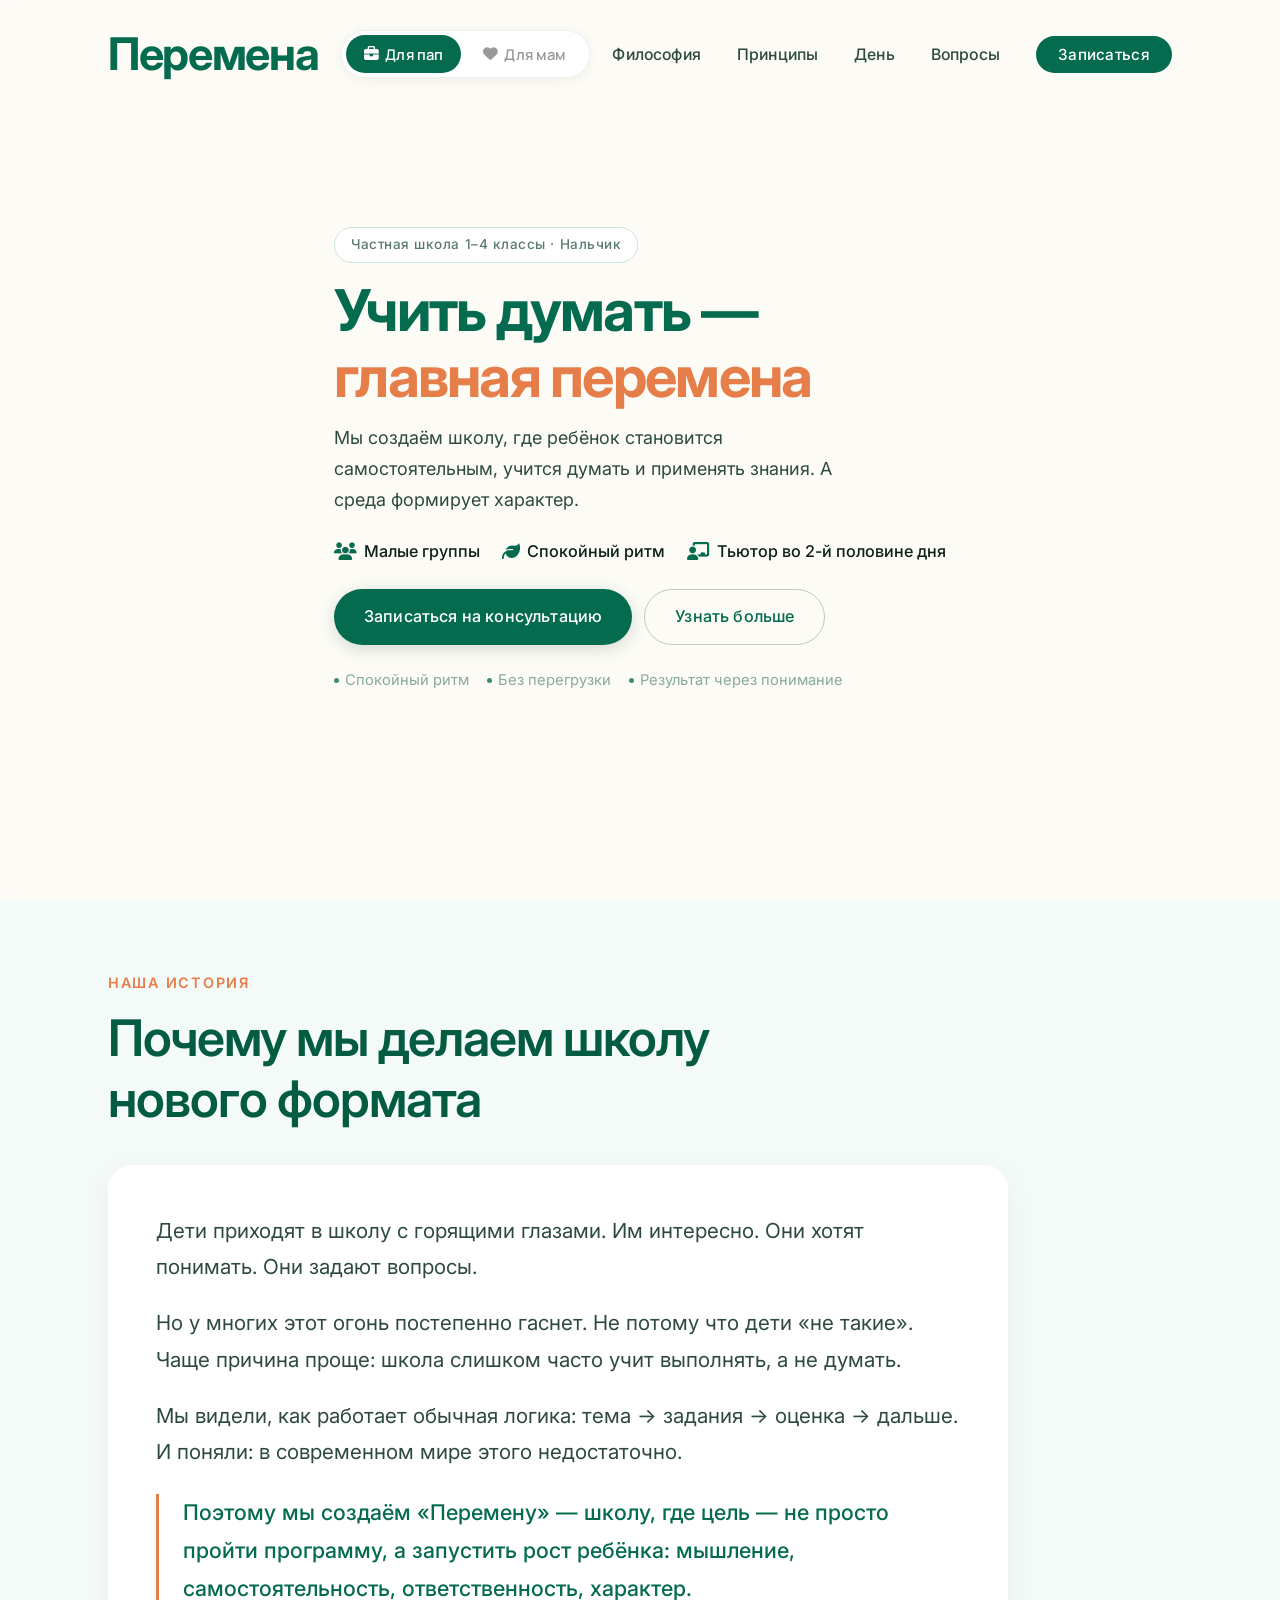
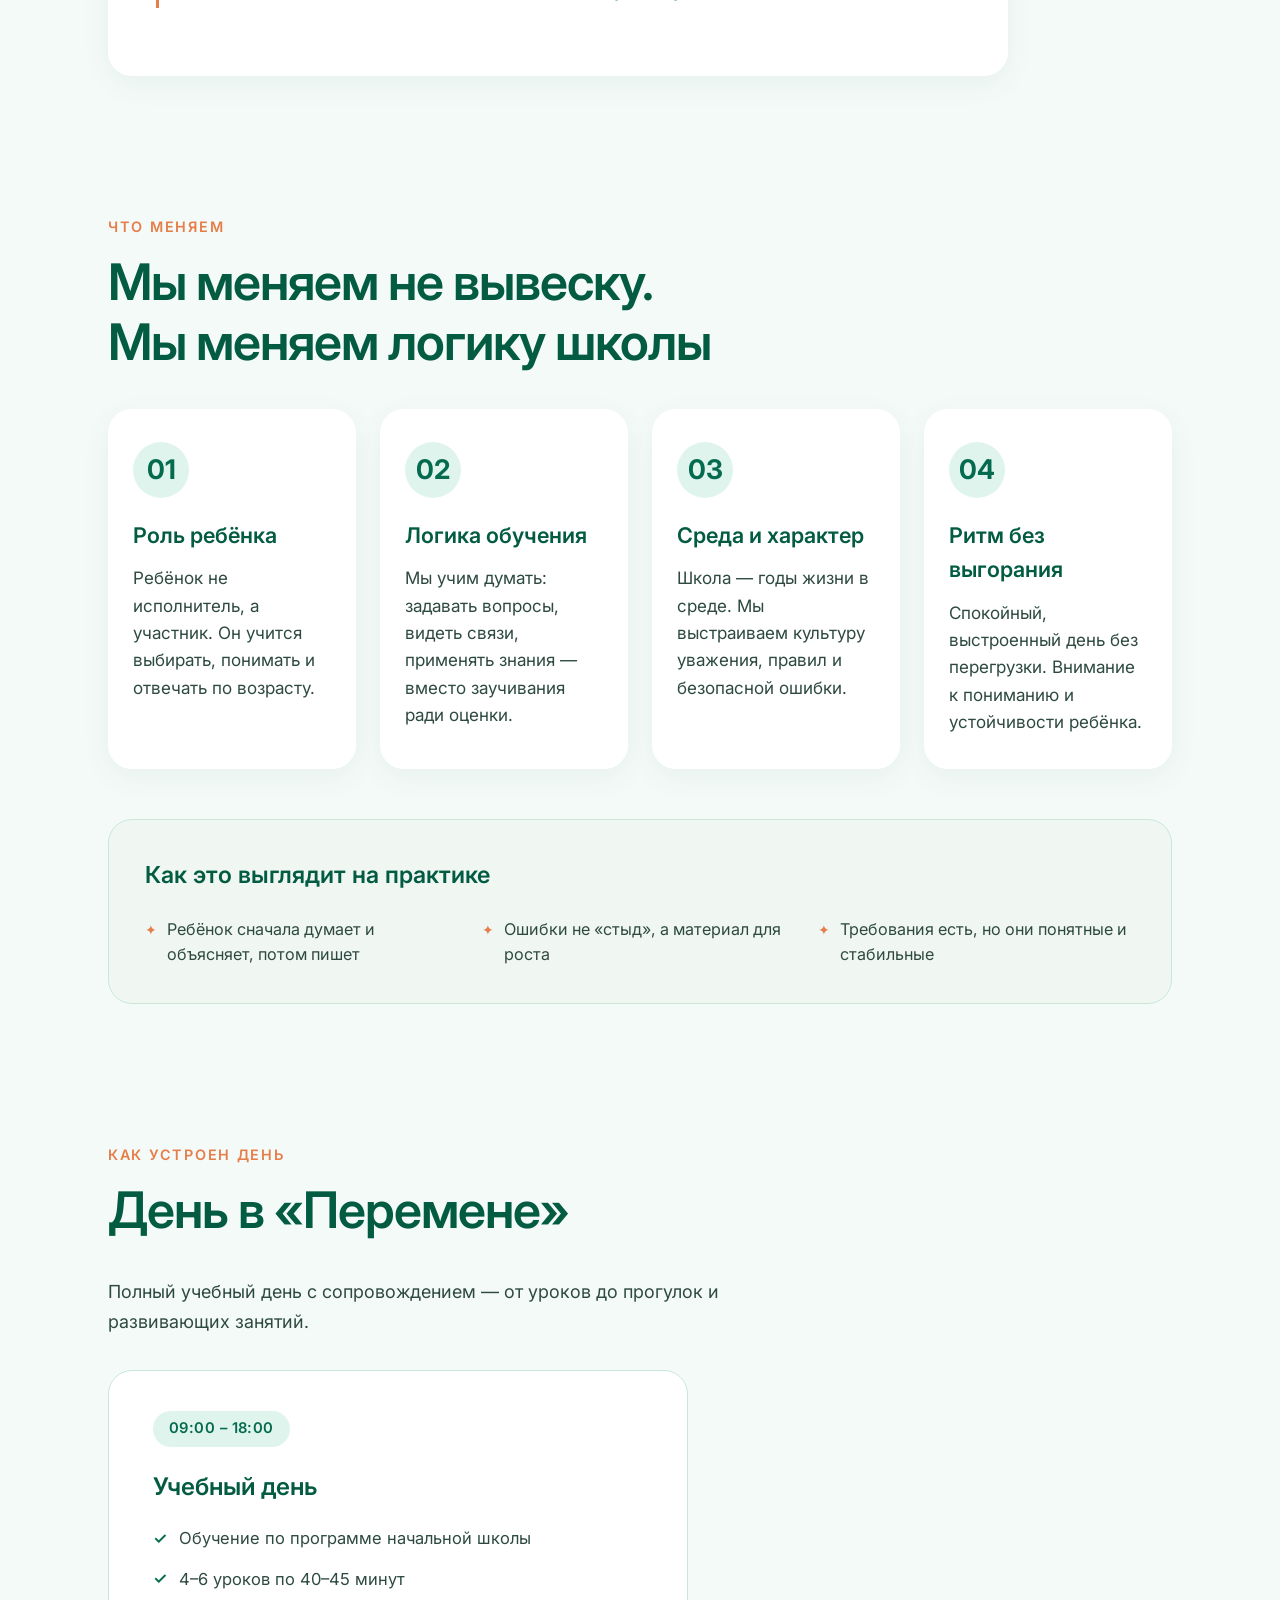
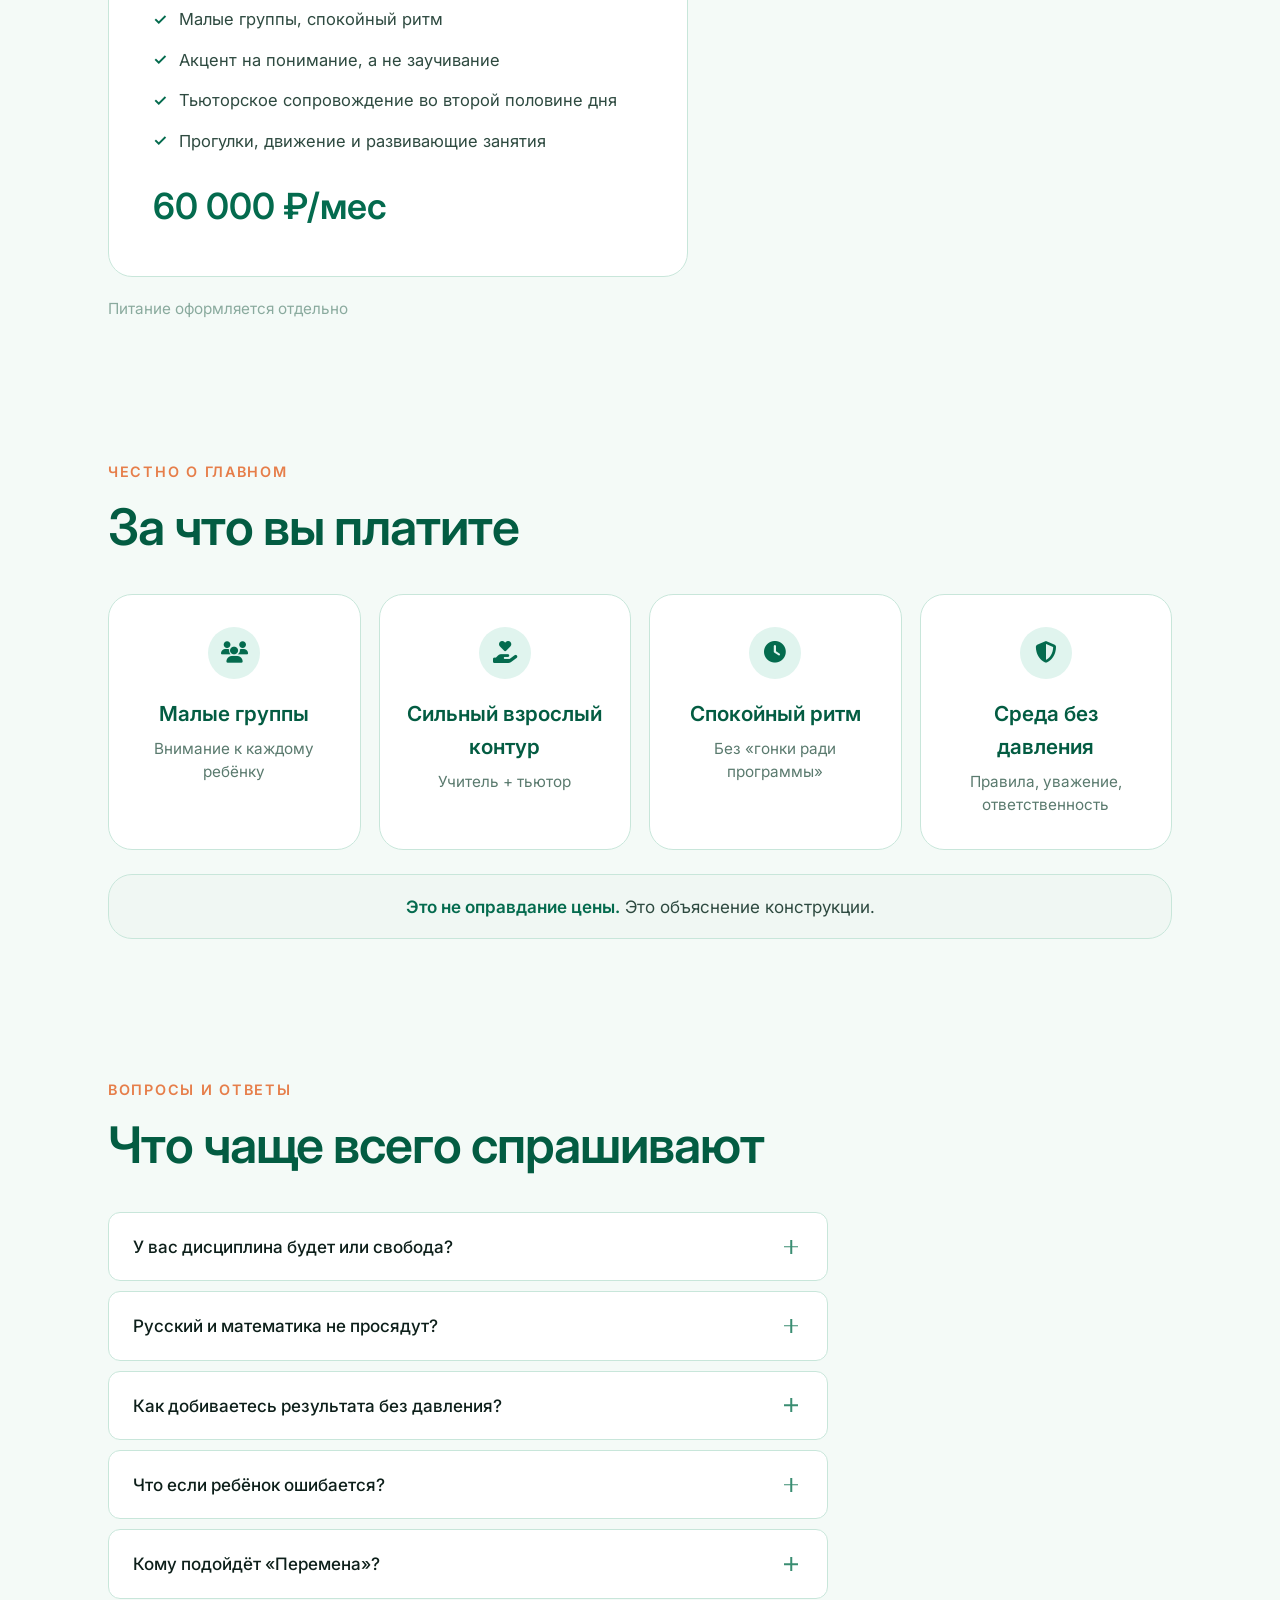
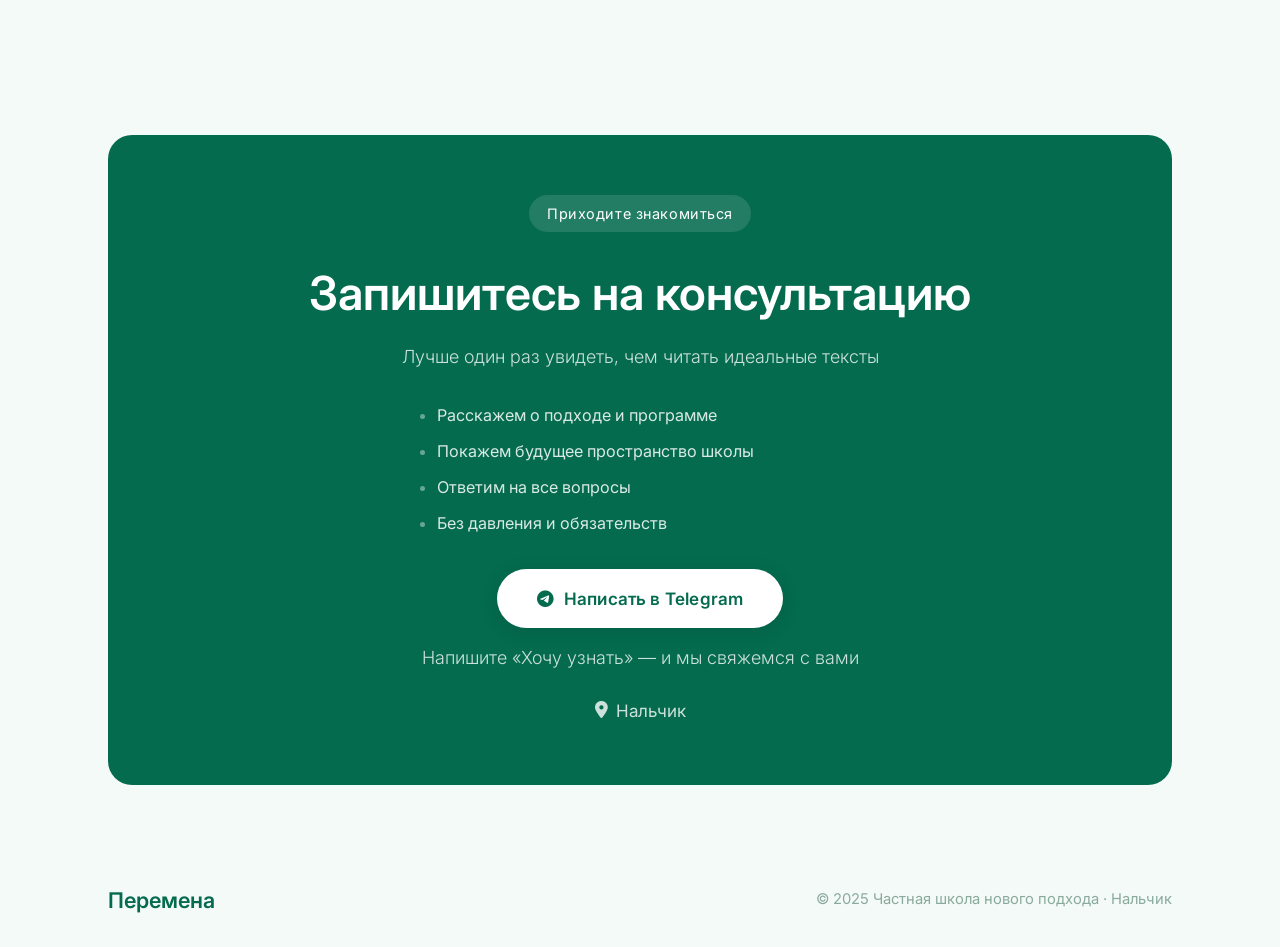
<file: index.html>
<!DOCTYPE html>
<html lang="ru">
<head>
    <meta charset="UTF-8">
    <meta name="viewport" content="width=device-width, initial-scale=1.0">
    <title>Перемена — частная школа нового подхода в Нальчике</title>
    <link rel="preconnect" href="https://fonts.googleapis.com">
    <link rel="preconnect" href="https://fonts.gstatic.com" crossorigin>
    <link href="https://fonts.googleapis.com/css2?family=Cormorant+Garamond:ital,wght@0,400;0,500;0,600;0,700;1,400;1,500&family=Inter:opsz,wght@14..32,300;14..32,400;14..32,500;14..32,600;14..32,700&family=Manrope:wght@300;400;500;600;700&display=swap" rel="stylesheet">
    <link rel="stylesheet" href="https://cdnjs.cloudflare.com/ajax/libs/font-awesome/6.5.1/css/all.min.css">
    <link rel="stylesheet" href="style1.css">
    <link rel="stylesheet" href="style-mom.css">
</head>
<body class="mode-dad">

    <!-- Навигация -->
    <nav class="navbar" id="navbar">
        <div class="container nav-container">
            <a href="#hero" class="logo">Перемена</a>
            <div class="mode-switcher" id="modeSwitcher">
                <button class="mode-btn mode-btn-dad active" id="btnDad" onclick="setMode('dad')">
                    <i class="fas fa-briefcase"></i> Для пап
                </button>
                <button class="mode-btn mode-btn-mom" id="btnMom" onclick="setMode('mom')">
                    <i class="fas fa-heart"></i> Для мам
                </button>
            </div>
            <div class="nav-menu" id="navMenu">
                <ul class="nav-list">
                    <li><a href="#why" class="nav-link">Философия</a></li>
                    <li><a href="#changes" class="nav-link">Принципы</a></li>
                    <li><a href="#schedule" class="nav-link">День</a></li>
                    <li><a href="#faq" class="nav-link">Вопросы</a></li>
                    <li><a href="#cta" class="nav-link btn-nav">Записаться</a></li>
                </ul>
            </div>
            <div class="nav-toggle" id="navToggle">
                <span></span><span></span><span></span>
            </div>
        </div>
    </nav>

    <!-- Hero -->
    <section class="hero" id="hero">
        <div class="container">
            <div class="hero-content anim-up">
                <span class="badge">Частная школа 1–4 классы · Нальчик</span>
                <h1 class="dad-content"><span class="text-green">Учить думать —</span><br><span class="text-accent">главная перемена</span></h1>
                <h1 class="mom-content">Школа, где ребенок учится мыслить и действовать самостоятельно</h1>
                <p class="hero-description dad-content">Мы создаём школу, где ребёнок становится самостоятельным, учится думать и применять знания. А среда формирует характер.</p>
                <p class="hero-description mom-content">Здесь детей не торопят и не давят. Здесь учат думать, чувствовать и расти — в безопасной, тёплой среде, где каждый ребёнок важен.</p>
                <div class="hero-features">
                    <div class="feature"><i class="fas fa-users"></i> Малые группы</div>
                    <div class="feature"><i class="fas fa-leaf"></i> Спокойный ритм</div>
                    <div class="feature dad-content"><i class="fas fa-chalkboard-teacher"></i> Тьютор во 2-й половине дня</div>
                    <div class="feature mom-content"><i class="fas fa-heart"></i> Забота и внимание</div>
                </div>
                <div class="hero-buttons dad-content">
                    <a href="#cta" class="btn btn-primary">Записаться на консультацию</a>
                    <a href="#why" class="btn btn-outline">Узнать больше</a>
                </div>
                <div class="hero-buttons mom-content">
                    <a href="#cta" class="btn btn-primary">Записаться на консультацию</a>
                    <a href="#why" class="btn btn-outline">Узнать больше</a>
                </div>
                <div class="hero-markers">
                    <span class="marker"><span class="marker-dot"></span> Спокойный ритм</span>
                    <span class="marker"><span class="marker-dot"></span> Без перегрузки</span>
                    <span class="marker dad-content"><span class="marker-dot"></span> Результат через понимание</span>
                    <span class="marker mom-content"><span class="marker-dot"></span> Требовательно и уважительно</span>
                </div>
            </div>
        </div>
    </section>

    <!-- Почему мы -->
    <section class="section" id="why">
        <div class="container">
            <div class="section-header anim-up">
                <span class="section-badge">Наша история</span>
                <h2 class="dad-content">Почему мы делаем школу<br>нового формата</h2>
                <h2 class="mom-content">Школа, которая бережёт детство</h2>
            </div>
            <div class="story-card anim-up">
                <div class="story-text dad-content">
                    <p>Дети приходят в школу с горящими глазами. Им интересно. Они хотят понимать. Они задают вопросы.</p>
                    <p>Но у многих этот огонь постепенно гаснет. Не потому что дети «не такие». Чаще причина проще: школа слишком часто учит выполнять, а не думать.</p>
                    <p>Мы видели, как работает обычная логика: тема → задания → оценка → дальше. И поняли: в современном мире этого недостаточно.</p>
                    <p class="story-emphasis">Поэтому мы создаём «Перемену» — школу, где цель — не просто пройти программу, а запустить рост ребёнка: мышление, самостоятельность, ответственность, характер.</p>
                </div>
                <div class="story-text mom-content">
                    <p>Каждое утро вы отпускаете ребёнка и хотите одного — чтобы он вернулся домой счастливым, спокойным и с горящими глазами.</p>
                    <p>Не уставшим. Не подавленным. Не с ощущением, что он хуже других.</p>
                    <p>Мы создали «Перемену», потому что верим: школа должна быть местом, где ребёнку хорошо. Где его слышат, понимают и дают расти в своём темпе.</p>
                    <p class="story-emphasis">Здесь ваш ребёнок будет в безопасности — эмоционально и физически. Здесь его будут любить, требовать и верить в него каждый день.</p>
                </div>
            </div>
        </div>
    </section>

    <!-- Принципы -->
    <section class="section" id="changes">
        <div class="container">
            <div class="section-header anim-up">
                <span class="section-badge">Что меняем</span>
                <h2 class="dad-content">Мы меняем не вывеску.<br>Мы меняем логику школы</h2>
                <h2 class="mom-content">Среда, в которой дети расцветают</h2>
            </div>
            <div class="principles-grid">
                <div class="principle-card anim-up">
                    <div class="principle-number">01</div>
                    <h3>Роль ребёнка</h3>
                    <p class="dad-content">Ребёнок не исполнитель, а участник. Он учится выбирать, понимать и отвечать по возрасту.</p>
                    <p class="mom-content">Ваш ребёнок — не «ученик», которого надо заполнить знаниями. Он живой человек, которого мы уважаем и слышим каждый день.</p>
                </div>
                <div class="principle-card anim-up">
                    <div class="principle-number">02</div>
                    <h3>Логика обучения</h3>
                    <p class="dad-content">Мы учим думать: задавать вопросы, видеть связи, применять знания — вместо заучивания ради оценки.</p>
                    <p class="mom-content">Не «выучи и ответь», а «пойми и объясни». Дети учатся думать, а не бояться ошибиться.</p>
                </div>
                <div class="principle-card anim-up">
                    <div class="principle-number">03</div>
                    <h3>Среда и характер</h3>
                    <p class="dad-content">Школа — годы жизни в среде. Мы выстраиваем культуру уважения, правил и безопасной ошибки.</p>
                    <p class="mom-content">Тёплая атмосфера, добрые взрослые, никакого крика и унижения. Ошибки — это нормально.</p>
                </div>
                <div class="principle-card anim-up">
                    <div class="principle-number">04</div>
                    <h3>Ритм без выгорания</h3>
                    <p class="dad-content">Спокойный, выстроенный день без перегрузки. Внимание к пониманию и устойчивости ребёнка.</p>
                    <p class="mom-content">Никаких гонок и перегрузок. Ребёнок приходит домой не измотанным, а живым.</p>
                </div>
            </div>
            <div class="practice-box anim-up">
                <h3>
                    <span class="dad-content">Как это выглядит на практике</span>
                    <span class="mom-content">Как выглядит обычный день</span>
                </h3>
                <div class="practice-items">
                    <div class="practice-item">
                        <span class="practice-icon">✦</span>
                        <span class="dad-content">Ребёнок сначала думает и объясняет, потом пишет</span>
                        <span class="mom-content">Дети приходят с улыбкой и уходят с улыбкой</span>
                    </div>
                    <div class="practice-item">
                        <span class="practice-icon">✦</span>
                        <span class="dad-content">Ошибки не «стыд», а материал для роста</span>
                        <span class="mom-content">Учитель знает имя, характер и особенности каждого</span>
                    </div>
                    <div class="practice-item">
                        <span class="practice-icon">✦</span>
                        <span class="dad-content">Требования есть, но они понятные и стабильные</span>
                        <span class="mom-content">Родители всегда знают, как проходит день ребёнка</span>
                    </div>
                </div>
            </div>
        </div>
    </section>

    <!-- Расписание -->
    <section class="section" id="schedule">
        <div class="container">
            <div class="section-header anim-up">
                <span class="section-badge">Как устроен день</span>
                <h2>День в «Перемене»</h2>
            </div>
            <p class="section-description anim-up">Полный учебный день с сопровождением — от уроков до прогулок и развивающих занятий.</p>
            <div class="schedule-card anim-up">
                <div class="schedule-time">09:00 – 18:00</div>
                <h3>Учебный день</h3>
                <ul class="schedule-list">
                    <li><span class="check-icon">✓</span> Обучение по программе начальной школы</li>
                    <li><span class="check-icon">✓</span> 4–6 уроков по 40–45 минут</li>
                    <li><span class="check-icon">✓</span> Малые группы, спокойный ритм</li>
                    <li><span class="check-icon">✓</span> Акцент на понимание, а не заучивание</li>
                    <li><span class="check-icon">✓</span> Тьюторское сопровождение во второй половине дня</li>
                    <li><span class="check-icon">✓</span> Прогулки, движение и развивающие занятия</li>
                </ul>
                <div class="schedule-price dad-content">60 000 ₽/мес</div>
                <a href="#cta" class="btn btn-primary mom-content" style="margin-top:24px;">Узнать подробности</a>
            </div>
            <div class="price-note dad-content">Питание оформляется отдельно</div>
            <div class="price-note mom-content">Стоимость — по запросу на консультации</div>
        </div>
    </section>

    <!-- Ценности -->
    <section class="section" id="values">
        <div class="container">
            <div class="section-header anim-up">
                <span class="section-badge dad-content">Честно о главном</span>
                <span class="section-badge mom-content">Что получает ваш ребёнок</span>
                <h2 class="dad-content">За что вы платите</h2>
                <h2 class="mom-content">Всё, что важно для мамы</h2>
            </div>
            <div class="value-grid">
                <div class="value-card anim-up"><div class="value-icon"><i class="fas fa-users"></i></div><h3>Малые группы</h3><p class="dad-content">Внимание к каждому ребёнку</p><p class="mom-content">Учитель видит именно вашего ребёнка</p></div>
                <div class="value-card anim-up"><div class="value-icon"><i class="fas fa-hand-holding-heart"></i></div><h3 class="dad-content">Сильный взрослый контур</h3><h3 class="mom-content">Тёплые взрослые рядом</h3><p class="dad-content">Учитель + тьютор</p><p class="mom-content">Учитель и тьютор, которым можно доверять</p></div>
                <div class="value-card anim-up"><div class="value-icon"><i class="fas fa-clock"></i></div><h3>Спокойный ритм</h3><p class="dad-content">Без «гонки ради программы»</p><p class="mom-content">Ребёнок не устаёт и не выгорает</p></div>
                <div class="value-card anim-up"><div class="value-icon"><i class="fas fa-shield-alt"></i></div><h3 class="dad-content">Среда без давления</h3><h3 class="mom-content">Безопасная среда</h3><p class="dad-content">Правила, уважение, ответственность</p><p class="mom-content">Никакого крика, унижения и буллинга</p></div>
            </div>
            <div class="value-footer anim-up">
                <p class="dad-content"><span class="highlight">Это не оправдание цены.</span> Это объяснение конструкции.</p>
                <p class="mom-content"><span class="highlight">Хотите увидеть своими глазами?</span> Приходите на консультацию.</p>
            </div>
        </div>
    </section>

    <!-- FAQ -->
    <section class="section" id="faq">
        <div class="container">
            <div class="section-header anim-up">
                <span class="section-badge">Вопросы и ответы</span>
                <h2 class="dad-content">Что чаще всего спрашивают</h2>
                <h2 class="mom-content">Вопросы, которые волнуют мам</h2>
            </div>
            <div class="faq-grid anim-up">
                <div class="faq-item"><div class="faq-question"><span class="dad-content">У вас дисциплина будет или свобода?</span><span class="mom-content">Моему ребёнку будет комфортно?</span><span class="faq-icon"></span></div><div class="faq-answer"><div class="faq-answer-inner"><span class="dad-content">Будет порядок и правила — спокойно и уважительно. Наша цель — не «удобные дети», а самостоятельные.</span><span class="mom-content">Да. Мы создаём среду, где ребёнок чувствует себя в безопасности. Правила есть, но они понятные и добрые.</span></div></div></div>
                <div class="faq-item"><div class="faq-question"><span class="dad-content">Русский и математика не просядут?</span><span class="mom-content">А вдруг ребёнок отстанет от программы?</span><span class="faq-icon"></span></div><div class="faq-answer"><div class="faq-answer-inner"><span class="dad-content">База остаётся базой. Мы следим не за «объёмом», а за пониманием и устойчивыми навыками.</span><span class="mom-content">Мы следим за пониманием, а не за объёмом. Ребёнок идёт вперёд, когда готов.</span></div></div></div>
                <div class="faq-item"><div class="faq-question"><span class="dad-content">Как добиваетесь результата без давления?</span><span class="mom-content">Как вы относитесь к ошибкам детей?</span><span class="faq-icon"></span></div><div class="faq-answer"><div class="faq-answer-inner"><span class="dad-content">Результат держится на ритме, требованиях, обратной связи и среде.</span><span class="mom-content">С любовью и пониманием. Ошибка — это не стыд, а часть пути.</span></div></div></div>
                <div class="faq-item"><div class="faq-question"><span class="dad-content">Что если ребёнок ошибается?</span><span class="mom-content">Как я буду знать, как дела у ребёнка?</span><span class="faq-icon"></span></div><div class="faq-answer"><div class="faq-answer-inner"><span class="dad-content">Ошибка — часть обучения. Поддержка есть, но требования тоже.</span><span class="mom-content">Мы на связи. Вы всегда знаете, как прошёл день.</span></div></div></div>
                <div class="faq-item"><div class="faq-question"><span>Кому подойдёт «Перемена»?</span><span class="faq-icon"></span></div><div class="faq-answer"><div class="faq-answer-inner"><span>Семьям, где школа — это не только знания, но и тепло, забота и радость учиться.</span></div></div></div>
            </div>
        </div>
    </section>

    <!-- CTA -->
    <section class="section cta-section" id="cta">
        <div class="container">
            <div class="cta-card dad-content anim-up">
                <span class="cta-badge">Приходите знакомиться</span>
                <h2>Запишитесь на консультацию</h2>
                <p>Лучше один раз увидеть, чем читать идеальные тексты</p>
                <div class="cta-program">
                    <div class="program-item"><span class="program-dot"></span> Расскажем о подходе и программе</div>
                    <div class="program-item"><span class="program-dot"></span> Покажем будущее пространство школы</div>
                    <div class="program-item"><span class="program-dot"></span> Ответим на все вопросы</div>
                    <div class="program-item"><span class="program-dot"></span> Без давления и обязательств</div>
                </div>
                <a href="https://t.me/+79287130077" target="_blank" rel="noopener" class="btn btn-cta"><i class="fab fa-telegram"></i> Написать в Telegram</a>
                <p class="cta-note">Напишите «Хочу узнать» — и мы свяжемся с вами</p>
                <div class="cta-address"><i class="fas fa-map-marker-alt"></i><span>Нальчик</span></div>
            </div>
            <div class="cta-card cta-card-mom mom-content anim-up">
                <span class="cta-badge">Приходите познакомиться</span>
                <h2>Почувствуйте атмосферу сами</h2>
                <p>Слова — это одно. Но когда вы войдёте и увидите — вы поймёте сразу.</p>
                <div class="cta-program">
                    <div class="program-item"><span class="program-dot"></span> Живое знакомство с пространством</div>
                    <div class="program-item"><span class="program-dot"></span> Рассказ об атмосфере и подходе</div>
                    <div class="program-item"><span class="program-dot"></span> Ответы на все вопросы мамы</div>
                    <div class="program-item"><span class="program-dot"></span> Без давления и обязательств</div>
                </div>
                <a href="https://t.me/+79287130077" target="_blank" rel="noopener" class="btn btn-cta"><i class="fab fa-telegram"></i> Написать в Telegram</a>
                <p class="cta-note">Напишите «Хочу прийти» — и мы свяжемся с вами лично</p>
            </div>
        </div>
    </section>

    <footer>
        <div class="container">
            <div class="footer-content">
                <div class="footer-logo">Перемена</div>
                <div class="footer-copyright">© 2025 Частная школа нового подхода · Нальчик</div>
            </div>
        </div>
    </footer>

    <script>
    function setMode(mode){const b=document.body,bd=document.getElementById('btnDad'),bm=document.getElementById('btnMom');b.classList.remove('mode-dad','mode-mom');b.classList.add('mode-'+mode);bd.classList.toggle('active',mode==='dad');bm.classList.toggle('active',mode==='mom');localStorage.setItem('siteMode',mode)}
    const sm=localStorage.getItem('siteMode');if(sm)setMode(sm);
    const nb=document.getElementById('navbar');window.addEventListener('scroll',()=>nb.classList.toggle('scrolled',scrollY>40));
    const nt=document.getElementById('navToggle'),nm=document.getElementById('navMenu');nt.addEventListener('click',()=>{nm.classList.toggle('active');nt.classList.toggle('active')});document.querySelectorAll('.nav-link').forEach(l=>l.addEventListener('click',()=>{nm.classList.remove('active');nt.classList.remove('active')}));
    document.querySelectorAll('.tab').forEach(t=>t.addEventListener('click',()=>{document.querySelectorAll('.tab').forEach(x=>x.classList.remove('active'));document.querySelectorAll('.tab-content').forEach(x=>x.classList.remove('active'));t.classList.add('active');document.getElementById(t.dataset.tab).classList.add('active')}));
    document.querySelectorAll('.faq-question').forEach(q=>q.addEventListener('click',()=>{const i=q.parentElement,a=i.classList.contains('active');document.querySelectorAll('.faq-item').forEach(x=>x.classList.remove('active'));if(!a)i.classList.add('active')}));
    document.querySelectorAll('a[href^="#"]').forEach(a=>a.addEventListener('click',e=>{e.preventDefault();const t=document.querySelector(a.getAttribute('href'));if(t)t.scrollIntoView({behavior:'smooth',block:'start'})}));
    const obs=new IntersectionObserver(e=>e.forEach(x=>{if(x.isIntersecting)x.target.classList.add('visible')}),{threshold:0.08,rootMargin:'0px 0px -40px 0px'});document.querySelectorAll('.anim-up').forEach(el=>obs.observe(el));
    </script>
</body>
</html>
</file>
<file: style1.css>
/* ========== RESET & VARIABLES ========== */
*, *::before, *::after { margin: 0; padding: 0; box-sizing: border-box; }

:root {
    --primary: #046b4e;
    --primary-dark: #035c42;
    --primary-light: #e0f4ee;
    --primary-muted: #3a8d72;
    --accent: #e67e4a;
    --accent-light: #fdf3ed;
    --text-dark: #0d1f1a;
    --text-medium: #2e4a40;
    --text-light: #5a7a6e;
    --text-muted: #8aaa9e;
    --bg: #f4faf7;
    --bg-warm: #f8fcfa;
    --white: #ffffff;
    --cream: #f0f7f3;
    --border: #c8e6da;
    --shadow-sm: 0 2px 8px rgba(4,107,78,0.04);
    --shadow: 0 8px 30px rgba(4,107,78,0.06);
    --shadow-hover: 0 16px 48px rgba(4,107,78,0.1);
    --radius: 24px;
    --radius-sm: 12px;
    --radius-xs: 8px;
    --transition: 0.4s cubic-bezier(0.23, 1, 0.32, 1);
    --font-display: 'Inter', -apple-system, sans-serif;
    --font-body: 'Inter', -apple-system, sans-serif;
}

html { font-size: 18px; scroll-behavior: smooth; }

body {
    font-family: var(--font-body);
    background-color: var(--bg);
    background-image: url('https://images.unsplash.com/photo-1580582932707-520aed937b7b?q=80&w=2070&auto=format&fit=crop');
    background-size: cover;
    background-position: center;
    background-attachment: fixed;
    color: var(--text-dark);
    line-height: 1.6;
    font-weight: 400;
    -webkit-font-smoothing: antialiased;
    overflow-x: hidden;
}
body::after {
    content: '';
    position: fixed;
    inset: 0;
    background: rgba(254, 251, 247, 0.78);
    backdrop-filter: blur(5px);
    -webkit-backdrop-filter: blur(5px);
    z-index: 0;
    pointer-events: none;
}

.container { max-width: 1120px; margin: 0 auto; padding: 0 28px; }

/* ========== ANIMATIONS ========== */
.anim-up {
    opacity: 0;
    transform: translateY(32px);
    transition: opacity 0.7s var(--transition), transform 0.7s var(--transition);
}
.anim-up.visible {
    opacity: 1;
    transform: translateY(0);
}

/* ========== NAVBAR ========== */
.navbar {
    position: fixed;
    top: 0; left: 0; right: 0;
    z-index: 100;
    padding: 18px 0;
    transition: all 0.4s ease;
    background: transparent;
}
.navbar.scrolled {
    background: rgba(255, 251, 247, 0.92);
    backdrop-filter: blur(10px);
    -webkit-backdrop-filter: blur(10px);
    padding: 12px 0;
    border-bottom: 1px solid rgba(43, 79, 59, 0.08);
    box-shadow: var(--shadow-sm);
}
.nav-container { display: flex; justify-content: space-between; align-items: center; }
.logo {
    font-size: 2.5rem;
    font-weight: 700;
    color: var(--primary);
    text-decoration: none;
    letter-spacing: -0.03em;
}
.nav-list {
    display: flex; list-style: none;
    gap: 36px; align-items: center;
}
.nav-link {
    text-decoration: none;
    color: var(--text-medium);
    font-weight: 500;
    font-size: 0.88rem;
    letter-spacing: 0.01em;
    transition: color 0.25s;
    position: relative;
}
.nav-link::after {
    content: '';
    position: absolute; bottom: -4px; left: 0;
    width: 0; height: 1.5px;
    background: var(--primary);
    transition: width 0.3s ease;
}
.nav-link:hover { color: var(--primary); }
.nav-link:hover::after { width: 100%; }
.btn-nav {
    background: var(--primary);
    color: var(--white) !important;
    padding: 9px 22px;
    border-radius: 50px;
    font-size: 0.85rem;
    transition: all 0.3s ease;
    letter-spacing: 0.02em;
}
.btn-nav::after { display: none; }
.btn-nav:hover { background: var(--primary-dark); color: var(--white) !important; transform: translateY(-1px); }

/* Burger */
.nav-toggle { display: none; cursor: pointer; width: 28px; height: 20px; position: relative; }
.nav-toggle span {
    display: block; width: 100%; height: 2px;
    background: var(--primary);
    position: absolute; left: 0;
    transition: all 0.3s ease;
}
.nav-toggle span:nth-child(1) { top: 0; }
.nav-toggle span:nth-child(2) { top: 9px; }
.nav-toggle span:nth-child(3) { top: 18px; }
.nav-toggle.active span:nth-child(1) { top: 9px; transform: rotate(45deg); }
.nav-toggle.active span:nth-child(2) { opacity: 0; }
.nav-toggle.active span:nth-child(3) { top: 9px; transform: rotate(-45deg); }

/* ========== HERO ========== */
.hero {
    min-height: 100vh;
    display: flex; align-items: center; justify-content: center;
    padding: 80px 0 60px;
    position: relative;
    z-index: 1;
    background: none;
    overflow: hidden;
}
.hero::before { display: none; }
.hero-content { max-width: 700px; position: relative; z-index: 1; }
.badge {
    display: inline-block;
    background: var(--white);
    color: var(--text-light);
    padding: 6px 16px;
    border-radius: 50px;
    font-size: 0.75rem;
    font-weight: 500;
    margin-bottom: 14px;
    letter-spacing: 0.04em;
    border: 1px solid var(--border);
}
h1 {
    font-size: clamp(2rem, 5vw, 3.2rem);
    font-weight: 700;
    letter-spacing: -0.03em;
    color: var(--primary-dark);
    margin-bottom: 14px;
    line-height: 1.15;
}
.text-green { color: var(--primary); }
.text-accent { color: var(--accent); }
.hero-subtitle {
    font-size: clamp(1.55rem, 3vw, 2rem);
    font-weight: 600;
    color: var(--accent);
    margin-bottom: 16px;
    line-height: 1.5;
}
.hero-description {
    font-size: 1rem;
    color: var(--text-medium);
    margin-bottom: 24px;
    max-width: 540px;
    line-height: 1.7;
    font-weight: 400;
}
.hero-features {
    display: flex; gap: 22px; flex-wrap: wrap; margin-bottom: 24px;
}
.feature {
    display: flex; align-items: center; gap: 7px;
    color: var(--text-dark); font-weight: 500; font-size: 0.9rem;
}
.feature i { color: var(--primary); font-size: 1rem; }

.hero-buttons { display: flex; gap: 12px; flex-wrap: wrap; margin-bottom: 24px; }
.btn {
    display: inline-flex; align-items: center; justify-content: center;
    padding: 14px 30px; border-radius: 50px;
    font-family: var(--font-body);
    font-weight: 500; text-decoration: none;
    transition: all var(--transition);
    border: none; cursor: pointer;
    font-size: 0.9rem; gap: 8px;
    letter-spacing: 0.01em;
}
.btn-primary {
    background: var(--primary); color: var(--white);
    box-shadow: 0 4px 16px rgba(58,90,64,0.2);
}
.btn-primary:hover { background: var(--primary-dark); transform: translateY(-2px); box-shadow: 0 8px 24px rgba(58,90,64,0.25); }
.btn-outline {
    background: transparent; color: var(--primary);
    border: 1.5px solid rgba(58,90,64,0.3);
}
.btn-outline:hover { background: var(--primary-light); border-color: var(--primary); }

.hero-markers { display: flex; gap: 18px; flex-wrap: wrap; }
.marker {
    display: flex; align-items: center; gap: 6px;
    color: var(--text-muted); font-size: 0.82rem; font-weight: 400;
}
.marker-dot {
    width: 5px; height: 5px;
    background: var(--primary-muted);
    border-radius: 50%;
    flex-shrink: 0;
}

/* ========== SECTIONS ========== */
.section {
    padding: 68px 0;
    background: none;
    margin: 0;
    border-radius: 0;
    position: relative;
    z-index: 1;
}
.section:first-of-type {
    border-radius: 0;
}
.section + .section { border-top: none; }

.section-header { margin-bottom: 36px; }
.section-badge {
    display: inline-block;
    color: var(--accent);
    font-size: 0.8rem;
    font-weight: 600;
    letter-spacing: 0.12em;
    text-transform: uppercase;
    margin-bottom: 14px;
}
.section-header h2 {
    font-size: clamp(1.85rem, 4vw, 2.8rem);
    font-weight: 600;
    color: var(--primary-dark);
    line-height: 1.2;
    letter-spacing: -0.02em;
}
.section-description {
    max-width: 640px;
    color: var(--text-medium);
    font-size: 1rem;
    line-height: 1.7;
    font-weight: 400;
    margin-bottom: 32px;
}

/* ========== STORY ========== */
.story-card {
    background: var(--white);
    padding: 48px;
    border-radius: var(--radius);
    box-shadow: var(--shadow);
    max-width: 900px;
}
.story-text { font-size: 1.15rem; color: var(--text-medium); }
.story-text p { margin-bottom: 20px; line-height: 1.75; }
.story-emphasis {
    font-size: 1.2rem;
    font-weight: 500;
    color: var(--primary);
    border-left: 3px solid var(--accent);
    padding-left: 24px;
    margin-top: 24px;
}

/* ========== PRINCIPLES ========== */
.principles-grid {
    display: grid;
    grid-template-columns: repeat(4, 1fr);
    gap: 24px;
    margin-bottom: 50px;
}
.principle-card {
    background: var(--white);
    padding: 32px 24px;
    border-radius: var(--radius);
    box-shadow: var(--shadow);
    transition: all 0.2s;
    border: 1px solid transparent;
}
.principle-card:hover {
    border-color: var(--primary-light);
    transform: translateY(-4px);
    box-shadow: var(--shadow-hover);
}
.principle-number {
    width: 56px; height: 56px;
    background: var(--primary-light);
    border-radius: 50%;
    display: flex; align-items: center; justify-content: center;
    margin-bottom: 20px;
    font-size: 1.5rem;
    font-weight: 700;
    color: var(--primary);
}
.principle-card h3 {
    font-size: 1.2rem;
    margin-bottom: 12px;
    color: var(--primary-dark);
    font-weight: 600;
}
.principle-card p {
    color: var(--text-medium);
    line-height: 1.6;
    font-size: 0.95rem;
}

.practice-box {
    background: var(--cream);
    padding: 36px;
    border-radius: var(--radius);
    border: 1px solid var(--border);
}
.practice-box h3 {
    font-size: 1.3rem;
    font-weight: 600;
    color: var(--primary-dark);
    margin-bottom: 24px;
}
.practice-items { display: grid; grid-template-columns: repeat(3, 1fr); gap: 20px; }
.practice-item {
    display: flex; align-items: flex-start; gap: 10px;
    color: var(--text-medium); font-size: 0.9rem; font-weight: 400; line-height: 1.55;
}
.practice-icon { color: var(--accent); font-size: 0.75rem; flex-shrink: 0; margin-top: 3px; }

/* ========== SCHEDULE ========== */
.schedule-tabs { display: flex; gap: 8px; margin-bottom: 28px; flex-wrap: wrap; }
.tab {
    padding: 10px 24px;
    background: var(--white);
    border: 1px solid var(--border);
    border-radius: 50px;
    cursor: pointer;
    font-family: var(--font-body);
    font-weight: 500;
    transition: all 0.25s ease;
    font-size: 0.88rem;
    color: var(--text-medium);
}
.tab:hover { border-color: var(--primary-muted); }
.tab.active { background: var(--primary); color: var(--white); border-color: var(--primary); }
.tab-content { display: none; }
.tab-content.active { display: block; }

.schedule-card {
    background: var(--white);
    padding: 40px 44px;
    border-radius: var(--radius);
    border: 1px solid var(--border);
    max-width: 580px;
}
.schedule-time {
    display: inline-block;
    background: var(--primary-light);
    color: var(--primary);
    padding: 6px 16px;
    border-radius: 50px;
    font-weight: 600;
    font-size: 0.82rem;
    margin-bottom: 20px;
    letter-spacing: 0.03em;
}
.schedule-card h3 {
    font-size: 1.35rem;
    font-weight: 600;
    color: var(--primary-dark);
    margin-bottom: 20px;
}
.schedule-list { list-style: none; margin: 0; }
.schedule-list li {
    display: flex; align-items: center; gap: 12px;
    margin-bottom: 14px; color: var(--text-medium);
    font-size: 0.92rem; font-weight: 400;
}
.check-icon { color: var(--primary); font-weight: 600; font-size: 0.9rem; }
.schedule-note {
    background: var(--accent-light);
    padding: 14px 18px;
    border-radius: var(--radius-xs);
    color: var(--accent);
    margin: 20px 0;
    font-size: 0.85rem;
    font-weight: 500;
}
.schedule-price {
    font-size: 2rem;
    font-weight: 600;
    color: var(--primary);
    margin-top: 24px;
}
.price-note { margin-top: 20px; color: var(--text-muted); font-size: 0.85rem; }

/* ========== VALUES ========== */
.value-grid {
    display: grid;
    grid-template-columns: repeat(4, 1fr);
    gap: 18px;
    margin-bottom: 24px;
}
.value-card {
    background: var(--white);
    padding: 32px 24px;
    border-radius: var(--radius);
    border: 1px solid var(--border);
    text-align: center;
    transition: all var(--transition);
}
.value-card:hover { transform: translateY(-3px); box-shadow: var(--shadow); }
.value-icon {
    width: 52px; height: 52px;
    background: var(--primary-light);
    border-radius: 50%;
    display: flex; align-items: center; justify-content: center;
    margin: 0 auto 18px;
}
.value-icon i { font-size: 1.2rem; color: var(--primary); }
.value-card h3 {
    font-size: 1.15rem;
    font-weight: 600;
    margin-bottom: 8px;
    color: var(--primary-dark);
}
.value-card p { color: var(--text-light); font-size: 0.85rem; line-height: 1.5; font-weight: 400; }
.value-footer {
    text-align: center;
    font-size: 0.95rem;
    color: var(--text-medium);
    padding: 18px 24px;
    background: var(--cream);
    border-radius: var(--radius);
    border: 1px solid var(--border);
}
.highlight { color: var(--primary); font-weight: 600; }

/* ========== FAQ ========== */
.faq-grid { max-width: 720px; display: flex; flex-direction: column; gap: 10px; }
.faq-item {
    background: var(--white);
    border-radius: var(--radius-sm);
    border: 1px solid var(--border);
    overflow: hidden;
    transition: all 0.3s ease;
}
.faq-item:hover { border-color: var(--primary-light); }
.faq-question {
    padding: 20px 24px;
    display: flex; justify-content: space-between; align-items: center;
    cursor: pointer;
    font-weight: 500; font-size: 0.95rem;
    color: var(--text-dark);
    transition: all 0.25s;
    gap: 16px;
}
.faq-icon {
    width: 24px; height: 24px; flex-shrink: 0;
    position: relative;
    transition: transform 0.3s ease;
}
.faq-icon::before, .faq-icon::after {
    content: '';
    position: absolute;
    background: var(--primary-muted);
    transition: all 0.3s ease;
}
.faq-icon::before { width: 14px; height: 1.5px; top: 50%; left: 50%; transform: translate(-50%, -50%); }
.faq-icon::after { width: 1.5px; height: 14px; top: 50%; left: 50%; transform: translate(-50%, -50%); }
.faq-item.active .faq-icon::after { transform: translate(-50%, -50%) rotate(90deg); opacity: 0; }
.faq-answer {
    max-height: 0; overflow: hidden;
    transition: max-height 0.4s cubic-bezier(0.23, 1, 0.32, 1);
}
.faq-answer-inner {
    padding: 0 24px 22px;
    color: var(--text-medium);
    font-size: 0.9rem;
    line-height: 1.7;
    font-weight: 300;
}
.faq-item.active .faq-answer { max-height: 200px; }

/* ========== CTA ========== */
.cta-section { border-top: none !important; }
.cta-card {
    background: var(--primary);
    color: var(--white);
    padding: 60px 50px;
    border-radius: var(--radius);
    text-align: center;
    position: relative;
    overflow: hidden;
}
.cta-badge {
    display: inline-block;
    background: rgba(255,255,255,0.12);
    padding: 7px 18px;
    border-radius: 50px;
    font-size: 0.8rem;
    margin-bottom: 24px;
    letter-spacing: 0.04em;
}
.cta-card h2 {
    font-size: clamp(1.8rem, 4vw, 2.6rem);
    font-weight: 600;
    margin-bottom: 12px;
    color: var(--white);
}
.cta-card > p { color: rgba(255,255,255,0.8); font-size: 1rem; font-weight: 300; }
.cta-program {
    max-width: 440px; margin: 32px auto;
    text-align: left;
}
.program-item {
    display: flex; align-items: center; gap: 12px;
    margin-bottom: 10px;
    color: rgba(255,255,255,0.85);
    font-size: 0.9rem; font-weight: 400;
}
.program-dot {
    width: 5px; height: 5px;
    background: rgba(255,255,255,0.4);
    border-radius: 50%; flex-shrink: 0;
}
.btn-cta {
    display: inline-flex; align-items: center; gap: 10px;
    padding: 16px 40px;
    background: var(--white); color: var(--primary);
    border-radius: 50px;
    font-weight: 600; font-size: 0.95rem;
    text-decoration: none;
    transition: all var(--transition);
    box-shadow: 0 4px 20px rgba(0,0,0,0.1);
}
.btn-cta:hover { transform: translateY(-2px); box-shadow: 0 8px 30px rgba(0,0,0,0.15); }
.cta-note { margin-top: 16px; color: rgba(255,255,255,0.6); font-size: 0.82rem; }
.cta-date {
    font-size: 2rem;
    font-weight: 600;
    margin-bottom: 16px;
}
.cta-address {
    display: flex; align-items: center; justify-content: center;
    gap: 8px;
    color: rgba(255,255,255,0.8);
    margin-top: 24px;
    font-size: 0.95rem;
}

/* ========== FOOTER ========== */
footer {
    padding: 30px 0;
    background: none;
    position: relative;
    z-index: 1;
}
.footer-content {
    display: flex; justify-content: space-between;
    align-items: center; flex-wrap: wrap; gap: 16px;
}
.footer-logo {
    font-size: 1.2rem; font-weight: 600; color: var(--primary);
}
.footer-copyright { color: var(--text-muted); font-size: 0.82rem; }

/* ========== MODE VISIBILITY ========== */
.mode-dad .mom-content { display: none !important; }
.mode-mom .dad-content { display: none !important; }

/* ========== RESPONSIVE ========== */
@media (max-width: 1024px) {
    .principles-grid { grid-template-columns: repeat(2, 1fr); }
    .value-grid { grid-template-columns: repeat(2, 1fr); }
}

@media (max-width: 768px) {
    html { font-size: 16px; }
    .container { padding: 0 20px; }
    body { background-attachment: scroll; }

    /* Navbar */
    .navbar { padding: 14px 0; }
    .navbar.scrolled { padding: 10px 0; }
    .logo { font-size: 1.5rem; }
    .nav-list { display: none; }
    .nav-toggle { display: block; }
    .nav-menu.active .nav-list {
        display: flex; flex-direction: column;
        position: absolute;
        top: 60px; left: 16px; right: 16px;
        background: var(--white);
        padding: 24px;
        gap: 16px;
        border-radius: var(--radius);
        box-shadow: var(--shadow-hover);
        border: 1px solid var(--border);
        z-index: 200;
    }
    .nav-menu.active .btn-nav {
        text-align: center;
        display: block;
        padding: 12px 20px;
    }

    /* Hero */
    .hero { padding: 80px 0 48px; min-height: 100vh; }
    h1 { font-size: 1.8rem; }
    .hero-subtitle { font-size: 1.3rem; margin-bottom: 12px; }
    .hero-description { font-size: 0.95rem; margin-bottom: 20px; }
    .hero-features { flex-direction: column; gap: 8px; margin-bottom: 20px; }
    .feature { font-size: 0.88rem; }
    .hero-buttons { flex-direction: column; gap: 10px; margin-bottom: 20px; }
    .btn { width: 100%; justify-content: center; padding: 13px 24px; }
    .hero-markers { flex-direction: column; gap: 6px; }
    .marker { font-size: 0.8rem; }
    .badge { font-size: 0.72rem; padding: 5px 12px; margin-bottom: 10px; }

    /* Sections */
    .section { padding: 48px 0; }
    .section-header { margin-bottom: 28px; }
    .section-header h2 { font-size: 1.6rem; }
    .section-badge { font-size: 0.72rem; }
    .section-description { font-size: 0.95rem; margin-bottom: 28px; }

    /* Story */
    .story-card { padding: 28px 22px; }
    .story-text { font-size: 1rem; }
    .story-emphasis { font-size: 1.05rem; padding-left: 18px; }

    /* Principles */
    .principles-grid { grid-template-columns: 1fr; gap: 14px; margin-bottom: 28px; }
    .principle-card { padding: 24px 20px; }
    .principle-number { width: 44px; height: 44px; font-size: 1.2rem; margin-bottom: 14px; }
    .principle-card h3 { font-size: 1.1rem; }
    .principle-card p { font-size: 0.9rem; }
    .practice-box { padding: 24px 20px; }
    .practice-box h3 { font-size: 1.1rem; margin-bottom: 18px; }
    .practice-items { grid-template-columns: 1fr; gap: 12px; }
    .practice-item { font-size: 0.88rem; }

    /* Schedule */
    .schedule-tabs { gap: 6px; }
    .tab { padding: 9px 16px; font-size: 0.82rem; }
    .schedule-card { padding: 28px 22px; max-width: 100%; }
    .schedule-card h3 { font-size: 1.15rem; }
    .schedule-list li { font-size: 0.9rem; gap: 10px; margin-bottom: 10px; }
    .schedule-price { font-size: 1.6rem; }
    .schedule-note { font-size: 0.82rem; padding: 12px 14px; }

    /* Values */
    .value-grid { grid-template-columns: repeat(2, 1fr); gap: 12px; }
    .value-card { padding: 24px 16px; }
    .value-icon { width: 44px; height: 44px; margin-bottom: 14px; }
    .value-icon i { font-size: 1rem; }
    .value-card h3 { font-size: 1rem; }
    .value-card p { font-size: 0.82rem; }
    .value-footer { padding: 14px 18px; font-size: 0.88rem; }

    /* FAQ */
    .faq-grid { gap: 8px; }
    .faq-question { padding: 16px 18px; font-size: 0.9rem; }
    .faq-answer-inner { padding: 0 18px 18px; font-size: 0.85rem; }

    /* CTA */
    .cta-card { padding: 40px 22px; }
    .cta-card h2 { font-size: 1.5rem; }
    .cta-date { font-size: 1.5rem; }
    .cta-program { margin: 24px auto; }
    .program-item { font-size: 0.85rem; }
    .btn-cta { padding: 14px 32px; font-size: 0.9rem; }
    .cta-note { font-size: 0.78rem; }
    .cta-address { font-size: 0.85rem; }

    /* Footer */
    .footer-content { flex-direction: column; text-align: center; gap: 8px; }
    .footer-logo { font-size: 1.1rem; }
    .footer-copyright { font-size: 0.78rem; }

    .mode-switcher {
        padding: 3px;
    }
    .mode-btn { padding: 6px 10px; font-size: 0.7rem; }
}

@media (max-width: 380px) {
    .container { padding: 0 16px; }
    h1 { font-size: 1.5rem; }
    .hero-subtitle { font-size: 1.1rem; }
    .value-grid { grid-template-columns: 1fr; }
    .cta-card { padding: 32px 18px; }
    .cta-card h2 { font-size: 1.3rem; }
    .tab { padding: 8px 12px; font-size: 0.78rem; }
}
</file>
<file: style-mom.css>
/* ========== MODE SWITCHER ========== */
.mode-switcher {
    display: flex; gap: 4px;
    background: rgba(255,255,255,0.92);
    padding: 4px;
    border-radius: 50px;
    box-shadow: 0 2px 12px rgba(0,0,0,0.06);
    border: 1px solid rgba(0,0,0,0.06);
}
.mode-btn {
    padding: 9px 18px;
    border-radius: 50px;
    border: none;
    font-size: 0.82rem;
    font-weight: 600;
    cursor: pointer;
    transition: all 0.3s ease;
    display: flex; align-items: center; gap: 6px;
    color: #999;
    background: transparent;
    font-family: 'Manrope', sans-serif;
    letter-spacing: 0.01em;
}
.mode-btn-dad.active { background: var(--primary, #046b4e); color: white; }
.mode-btn-mom.active { background: #b89585; color: white; }
.mode-btn:hover:not(.active) { background: #f5f0ec; color: #777; }

/* ========== MOM MODE: BACKGROUND ========== */
body.mode-mom {
    background-image: url('bg-mom3.png');
    background-size: cover;
    background-position: center;
    background-attachment: fixed;
    background-color: #f3ece6;
}
body.mode-mom::after {
    background: rgba(255, 253, 250, 0.78);
    backdrop-filter: blur(6px);
    -webkit-backdrop-filter: blur(6px);
}

/* ========== MOM NAVBAR ========== */
body.mode-mom .navbar.scrolled {
    background: rgba(255, 253, 250, 0.9);
    border-bottom-color: rgba(184, 149, 133, 0.1);
}
body.mode-mom .navbar:not(.scrolled) {
    background: transparent;
}
body.mode-mom .navbar:not(.scrolled) .logo { color: #5a4a42; }
body.mode-mom .navbar:not(.scrolled) .nav-link { color: #6b5d55; }
body.mode-mom .navbar .nav-link { color: #6b5d55; }
body.mode-mom .navbar .nav-link:hover { color: #b89585; }
body.mode-mom .navbar .nav-link::after { background: #b89585; }
body.mode-mom .logo { color: #5a4a42; }

/* ========== MOM HERO ========== */
body.mode-mom .hero {
    background: none;
    backdrop-filter: none;
    -webkit-backdrop-filter: none;
}
body.mode-mom .hero::before { display: none; }
body.mode-mom .hero-content {
    background: none;
    backdrop-filter: none;
    -webkit-backdrop-filter: none;
    border-radius: 0;
    padding: 0;
    border: none;
    box-shadow: none;
}

/* ========== MOM SECTIONS ========== */
body.mode-mom .section {
    background: none;
    backdrop-filter: none;
    -webkit-backdrop-filter: none;
    border-radius: 0;
    margin: 0;
    border-top: none !important;
}
body.mode-mom .section:first-of-type { border-radius: 0; }
body.mode-mom .section::before { display: none; }
body.mode-mom .section > .container { position: relative; }

/* ========== MOM CARDS ========== */
body.mode-mom .story-card,
body.mode-mom .schedule-card,
body.mode-mom .principle-card,
body.mode-mom .value-card,
body.mode-mom .faq-item,
body.mode-mom .value-footer,
body.mode-mom .practice-box {
    background: #fffdfb;
    backdrop-filter: none;
    -webkit-backdrop-filter: none;
    border-color: rgba(184, 149, 133, 0.12);
    box-shadow: 0 2px 12px rgba(160, 130, 110, 0.05);
}
body.mode-mom .principle-card:hover,
body.mode-mom .value-card:hover {
    box-shadow: 0 6px 24px rgba(160, 130, 110, 0.1);
    border-color: rgba(184, 149, 133, 0.2);
}
body.mode-mom .faq-item:hover { border-color: rgba(184, 149, 133, 0.25); }
body.mode-mom .faq-question:hover { background: rgba(184, 149, 133, 0.04); }
body.mode-mom .practice-box { background: #fdf9f6; }

/* ========== MOM COLORS — soft warm blush ========== */
body.mode-mom .badge {
    background: rgba(184, 149, 133, 0.08);
    border-color: rgba(184, 149, 133, 0.15);
    color: #b89585;
}
body.mode-mom .section-badge { color: #b89585; }
body.mode-mom .schedule-time {
    background: rgba(184, 149, 133, 0.08);
    color: #a08272;
}
body.mode-mom .check-icon { color: #b89585; }
body.mode-mom .practice-icon { color: #c4a898; }
body.mode-mom .marker-dot { background: #c4a898; }
body.mode-mom .principle-number { color: rgba(184, 149, 133, 0.12); }
body.mode-mom .schedule-note {
    background: rgba(184, 149, 133, 0.06);
    color: #a08272;
}

/* ========== MOM CTA ========== */
body.mode-mom .cta-card-mom {
    background: linear-gradient(135deg, #b89585 0%, #a68475 100%);
}
body.mode-mom .cta-card-mom h2 { color: white; }
body.mode-mom .cta-card-mom .cta-badge {
    background: rgba(255,255,255,0.15);
}
body.mode-mom .cta-card-mom .program-dot { background: rgba(255,255,255,0.35); }

/* ========== MOM FOOTER ========== */
body.mode-mom footer {
    background: none;
    backdrop-filter: none;
    -webkit-backdrop-filter: none;
    border-radius: 0;
    border-top: none;
    margin: 0;
}
body.mode-mom .footer-logo { color: #5a4a42; }
body.mode-mom .footer-copyright { color: #a09890; }

/* ========== MOM BUTTONS ========== */
body.mode-mom .btn-primary {
    background: #b89585;
    box-shadow: 0 4px 16px rgba(184, 149, 133, 0.25);
}
body.mode-mom .btn-primary:hover {
    background: #a68475;
    box-shadow: 0 8px 24px rgba(184, 149, 133, 0.3);
}
body.mode-mom .btn-outline {
    color: #a08272;
    border-color: rgba(184, 149, 133, 0.3);
}
body.mode-mom .btn-outline:hover {
    background: rgba(184, 149, 133, 0.06);
    border-color: #b89585;
    color: #b89585;
}
body.mode-mom .btn-nav {
    background: #b89585;
}
body.mode-mom .btn-nav:hover {
    background: #a68475;
}
body.mode-mom .btn-cta {
    color: #a08272;
}

/* ========== MOM TAB ========== */
body.mode-mom .tab {
    border-color: rgba(184, 149, 133, 0.15);
}
body.mode-mom .tab.active {
    background: #b89585;
    border-color: #b89585;
    color: white;
}
body.mode-mom .tab:hover:not(.active) {
    border-color: #c4a898;
    color: #a08272;
}

/* ========== MOM FAQ icon ========== */
body.mode-mom .faq-icon::before,
body.mode-mom .faq-icon::after {
    background: #c4a898;
}

/* ========== MOM TYPOGRAPHY ========== */
body.mode-mom h1 {
    color: #3a3028;
    font-family: 'Cormorant Garamond', Georgia, serif;
    font-weight: 600;
    font-size: clamp(1.8rem, 3.5vw, 2.4rem);
    line-height: 1.4;
    max-width: 100%;
}
body.mode-mom .hero-description {
    color: #6b5d55;
    font-weight: 400;
}
body.mode-mom .section-header h2 { color: #3a3028; font-family: 'Cormorant Garamond', Georgia, serif; font-weight: 600; }
body.mode-mom .principle-card h3 { color: #4a3f38; font-family: 'Cormorant Garamond', Georgia, serif; }
body.mode-mom .schedule-card h3 { color: #4a3f38; font-family: 'Cormorant Garamond', Georgia, serif; }
body.mode-mom .value-card h3 { color: #4a3f38; font-family: 'Cormorant Garamond', Georgia, serif; }
body.mode-mom .cta-card h2 { color: white; font-family: 'Cormorant Garamond', Georgia, serif; }
body.mode-mom .story-emphasis {
    color: #a08272;
    border-left-color: #d4b8a8;
    font-family: 'Cormorant Garamond', Georgia, serif;
}
body.mode-mom .schedule-price { color: #a08272; font-family: 'Cormorant Garamond', Georgia, serif; }
body.mode-mom .logo { font-family: 'Cormorant Garamond', Georgia, serif; }
body.mode-mom .practice-box h3 { font-family: 'Cormorant Garamond', Georgia, serif; }
body.mode-mom .story-text { color: #5a4e45; }
body.mode-mom .story-text p { color: #5a4e45; }
body.mode-mom .highlight { color: #b89585; }
body.mode-mom .feature { color: #4a3f38; }
body.mode-mom .feature i { color: #c4a898; }
body.mode-mom .marker { color: #a09890; }
body.mode-mom .principle-card p { color: #6b5d55; }
body.mode-mom .value-card p { color: #8a7e76; }
body.mode-mom .value-footer { color: #6b5d55; }
body.mode-mom .faq-answer-inner { color: #6b5d55; }
body.mode-mom .price-note { color: #a09890; }

/* ========== MOM value icon ========== */
body.mode-mom .value-icon {
    background: rgba(184, 149, 133, 0.08);
}
body.mode-mom .value-icon i { color: #c4a898; }

/* ========== MOM RESPONSIVE ========== */
@media (max-width: 768px) {
    body.mode-mom {
        background-attachment: scroll;
    }
    body.mode-mom .nav-menu.active .nav-list {
        background: rgba(255, 253, 250, 0.95);
        backdrop-filter: blur(16px);
        -webkit-backdrop-filter: blur(16px);
    }
}
</file>
